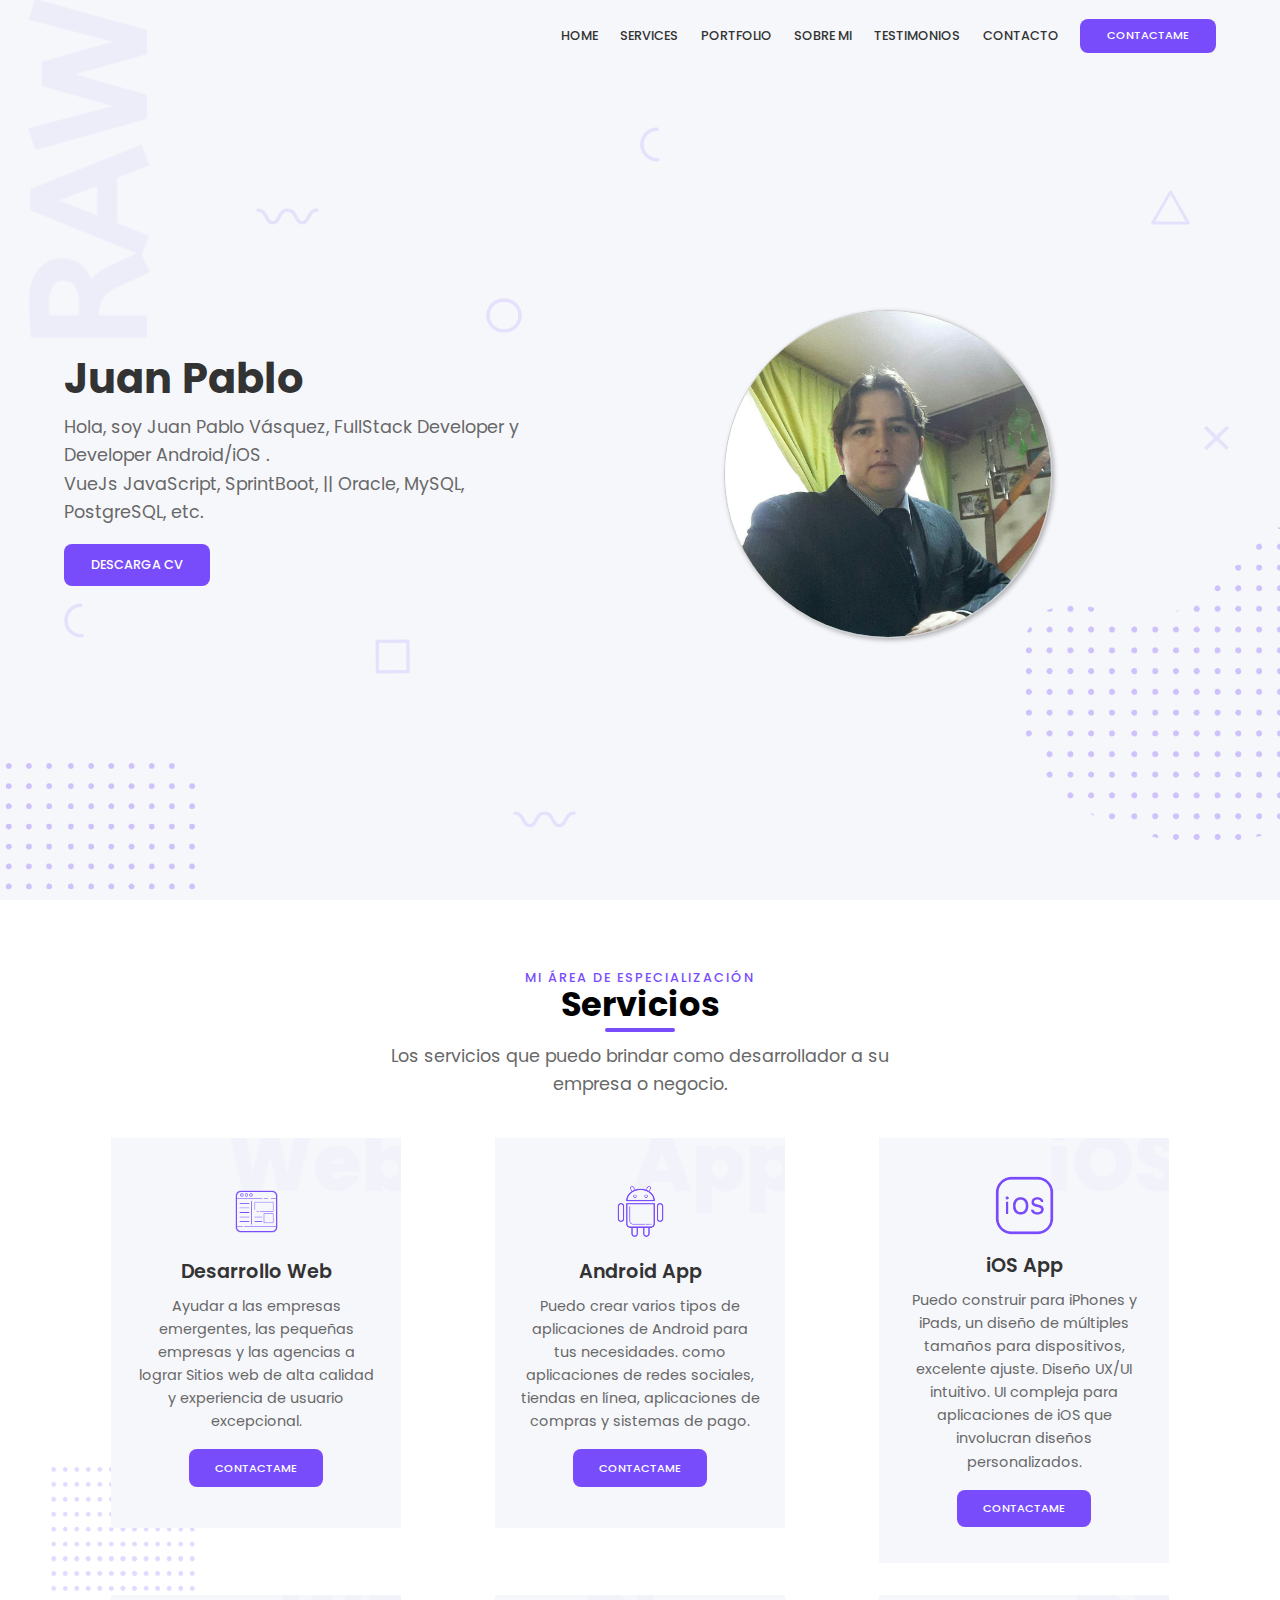
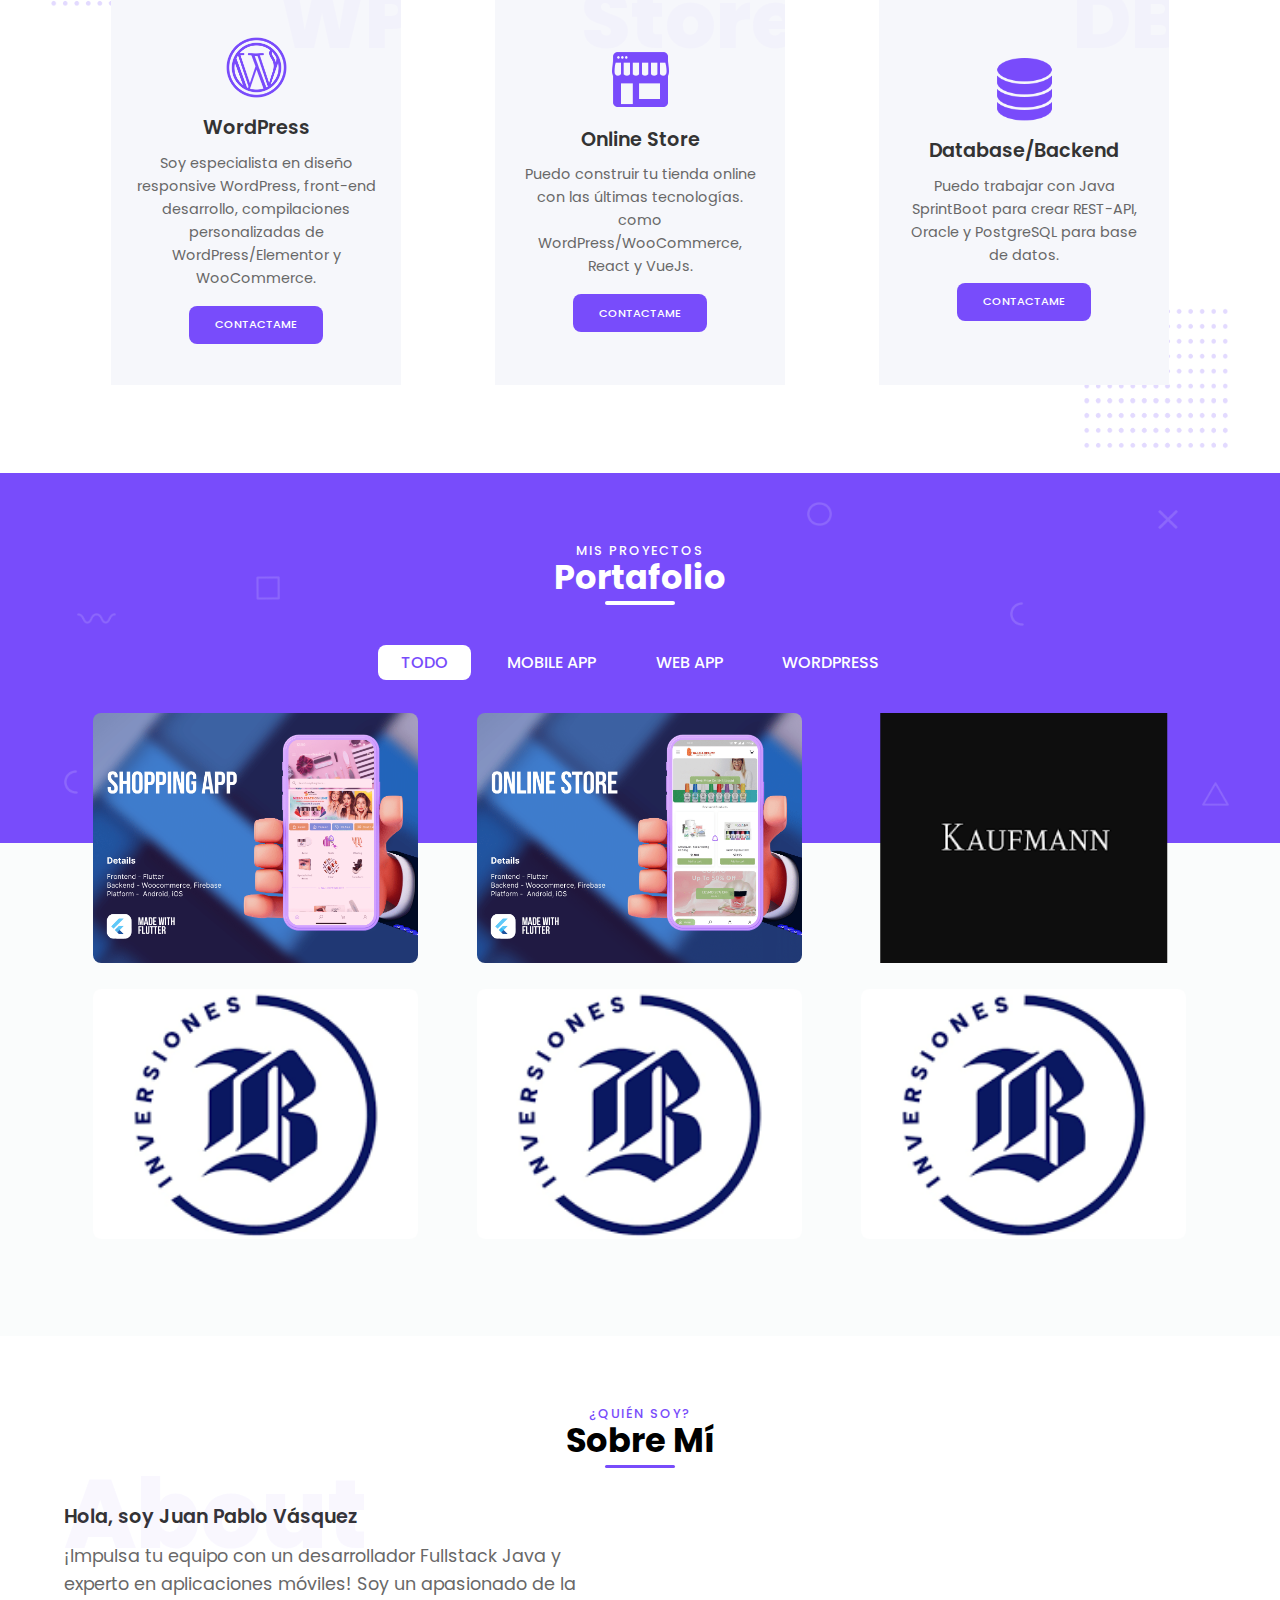
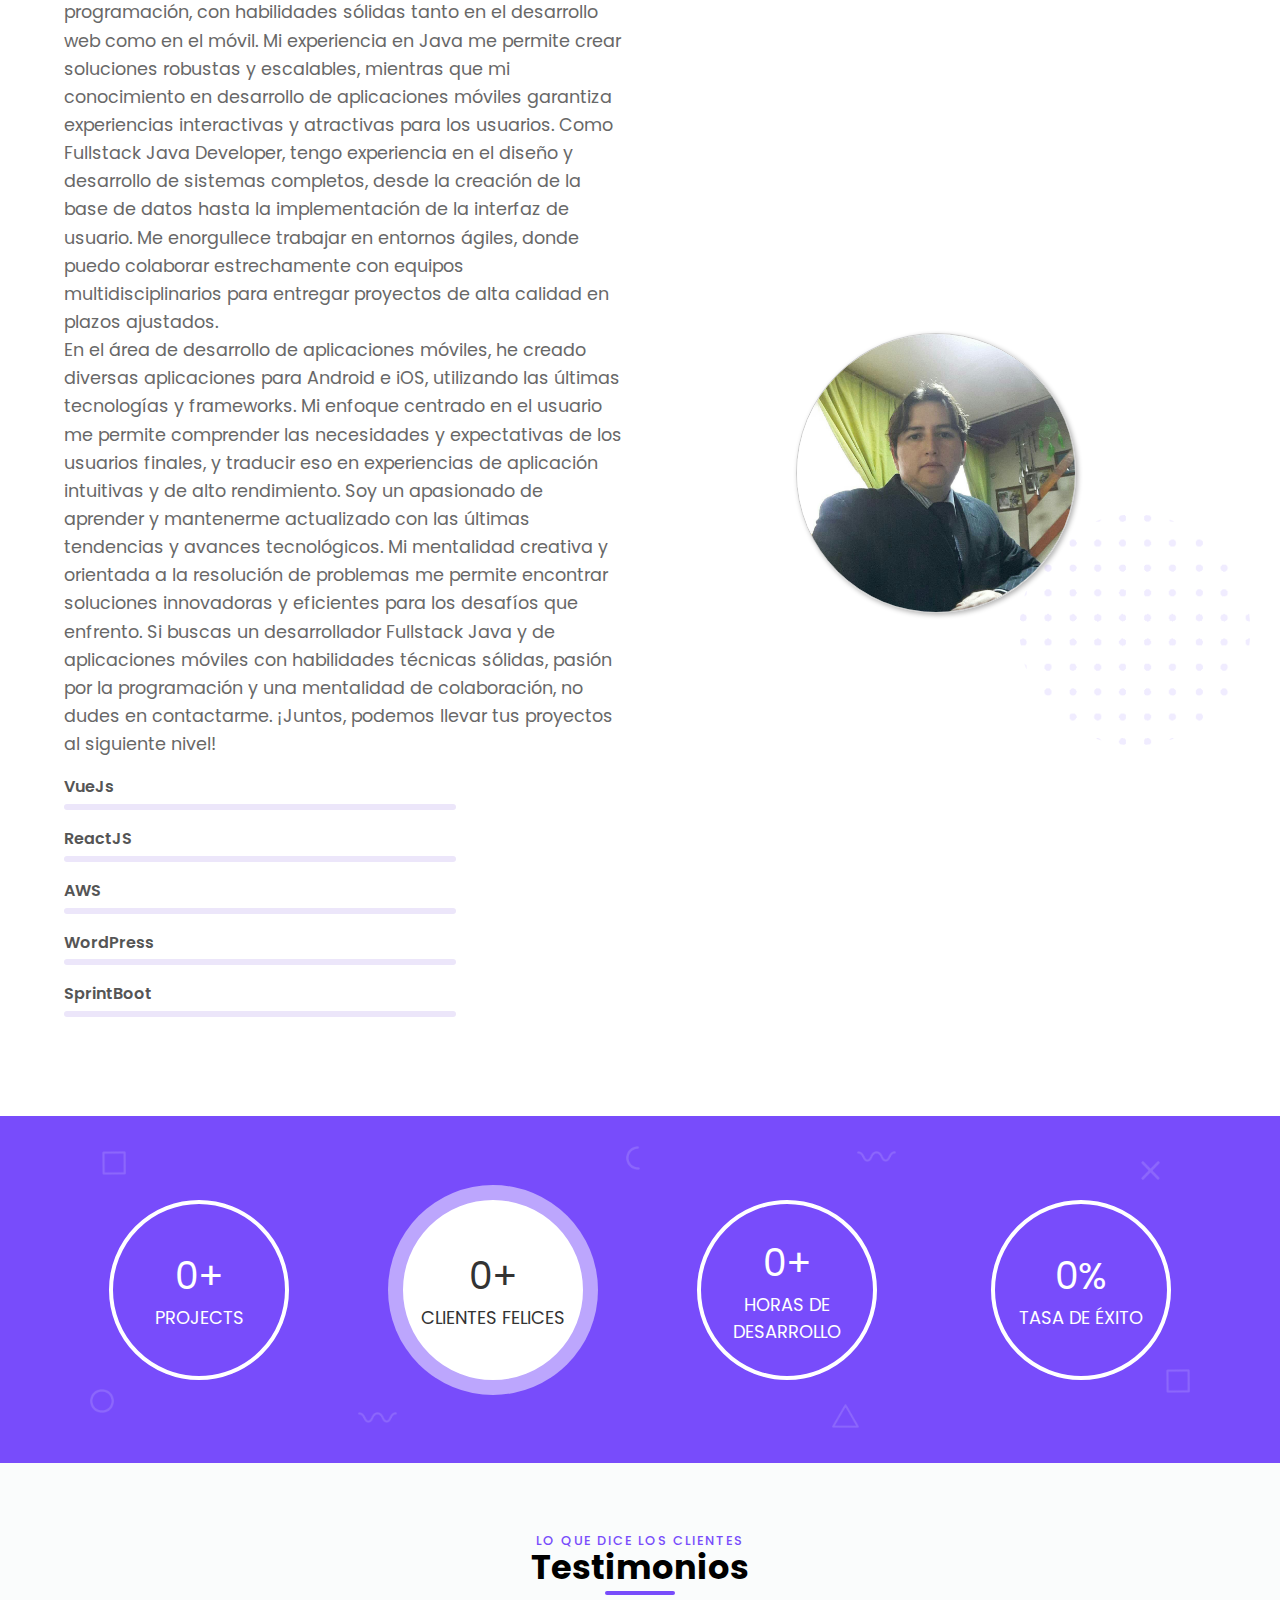
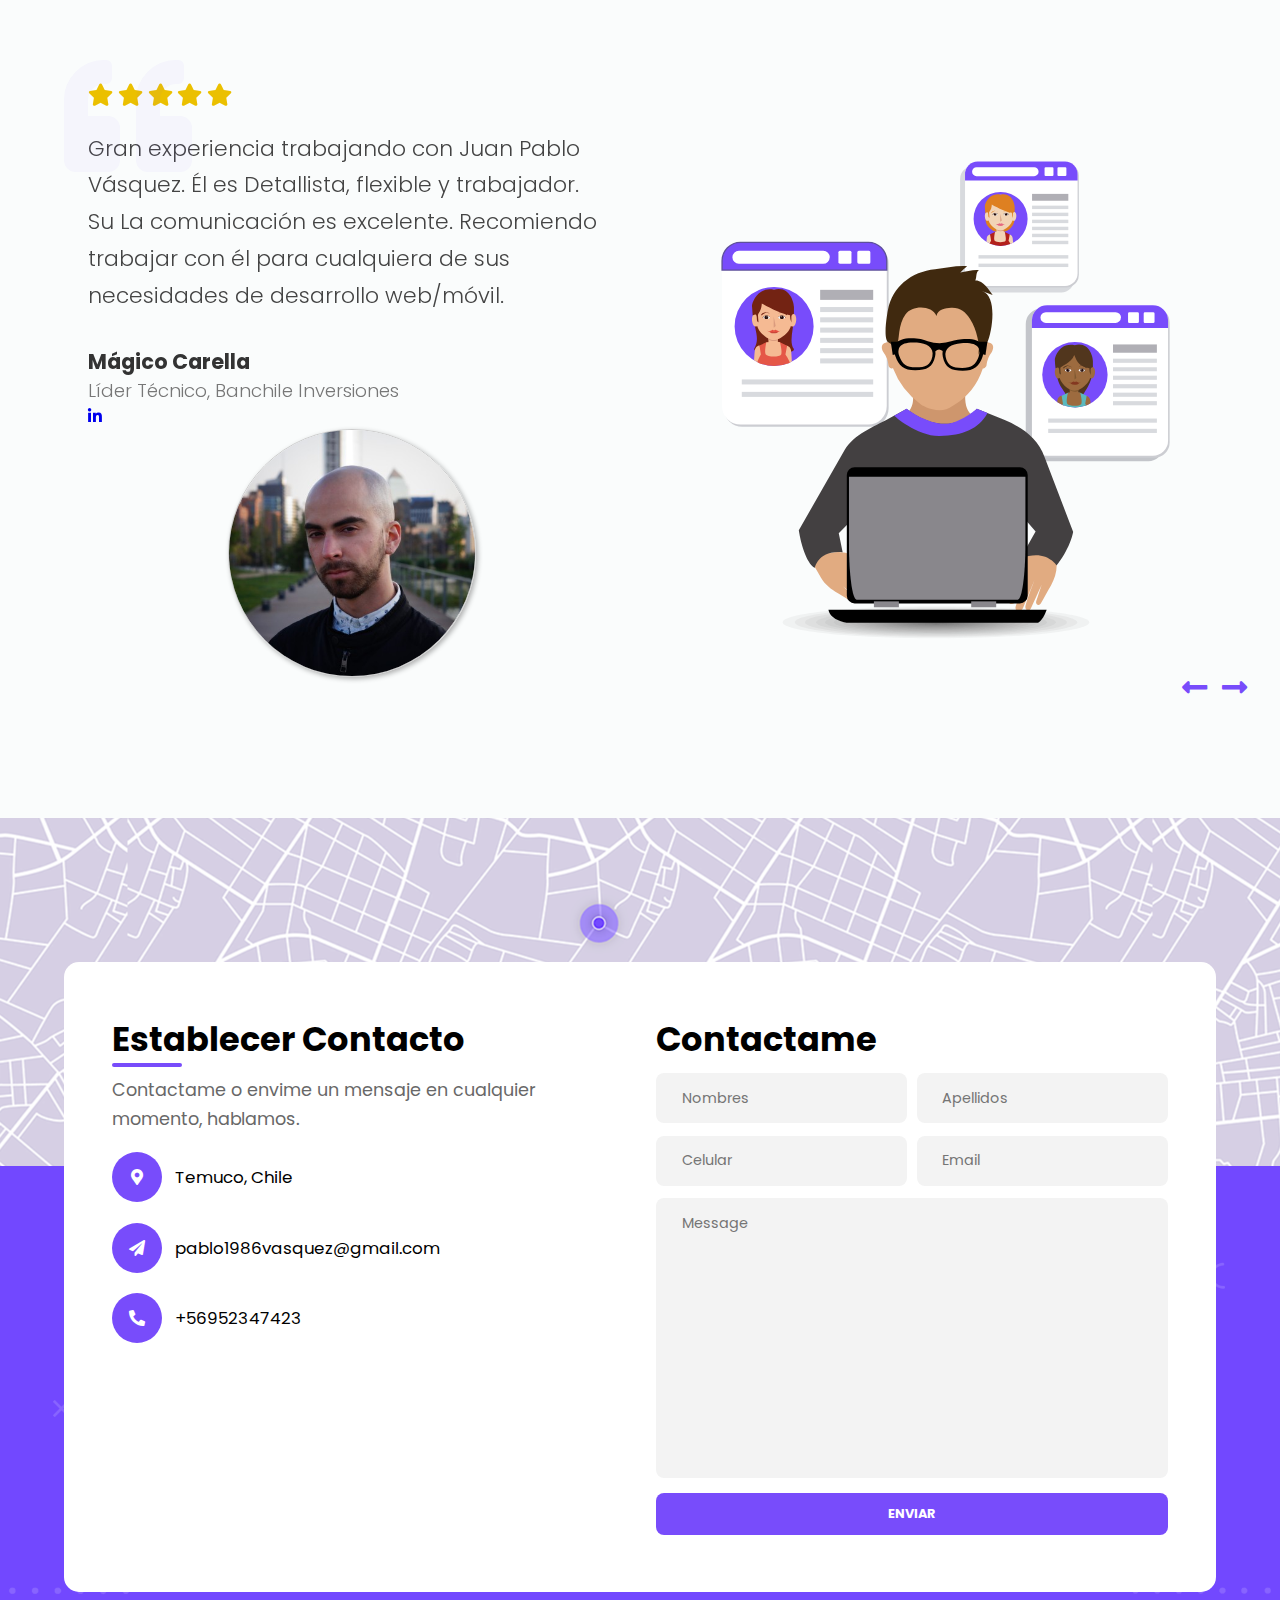
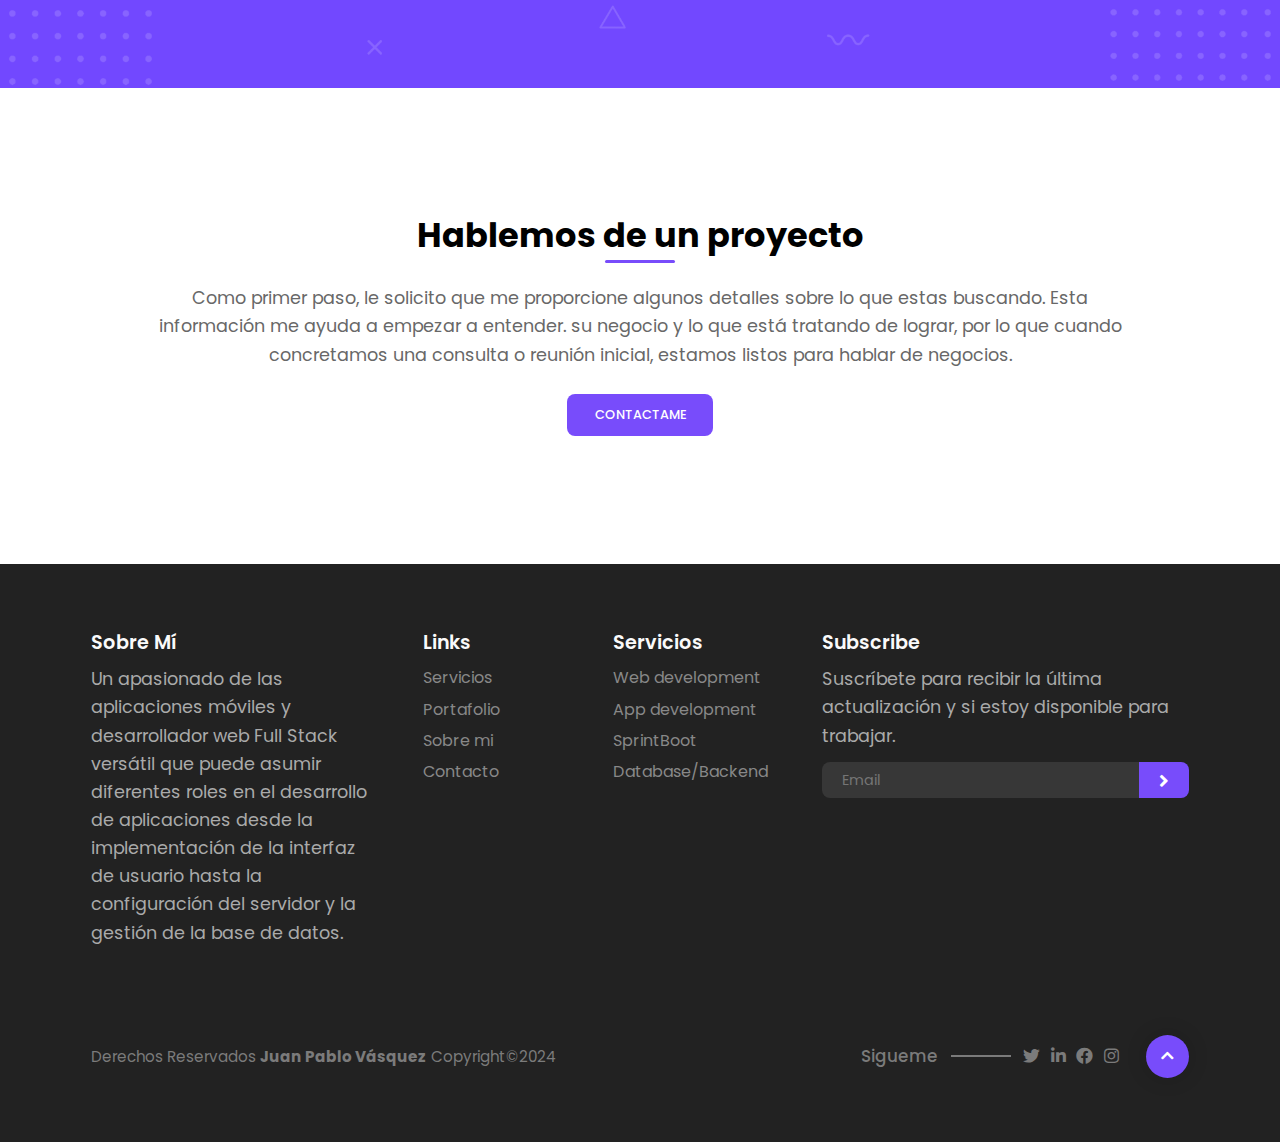
<file: index.html>
<!DOCTYPE html>
<html lang="en">

<head>
  <meta charset="UTF-8" />
  <meta name="viewport" content="width=device-width, initial-scale=1.0" />
  <title>Hola, Soy Juan Pablo Vásquez</title>
  <link rel="icon" type="image/x-icon" href="/img/fevicon.png?" />

  <link rel="stylesheet" href="https://unpkg.com/swiper/swiper-bundle.min.css" />
  <link rel="stylesheet" href="https://cdnjs.cloudflare.com/ajax/libs/font-awesome/5.15.1/css/all.min.css" />
  <link rel="stylesheet" href="./css/style.css" />
</head>

<body>
  <main>
    <header id="header">
      <div class="overlay overlay-lg">
        <img src="./img/shapes/square.png" class="shape square" alt="square shape rawquesh" />
        <img src="./img/shapes/circle.png" class="shape circle" alt="circle shape rawquesh" />
        <img src="./img/shapes/half-circle.png" class="shape half-circle1" alt="half circle shape rawquesh" />
        <img src="./img/shapes/half-circle.png" class="shape half-circle2" alt="half circle shape rawquesh" />
        <img src="./img/shapes/x.png" class="shape xshape" alt="shapes rawquesh" />
        <img src="./img/shapes/wave.png" class="shape wave wave1" alt="wave shape rawquesh" />
        <img src="./img/shapes/wave.png" class="shape wave wave2" alt="wave shape rawquesh" />
        <img src="./img/shapes/triangle.png" class="shape triangle" alt="triangle shape rawquesh" />
        <img src="./img/shapes/letters.png" class="letters" alt="letters rawquesh" />
        <img src="./img/shapes/points1.png" class="points points1" alt="points rawquesh" />
      </div>

      <nav>
        <div class="container">
          <div class="logo">
          <!--<img src="./img/img/" alt="Logo" />-->  
          </div>

          <div class="links">
            <ul>
              <li>
                <a href="#header">Home</a>
              </li>
              <li>
                <a href="#services">Services</a>
              </li>
              <li>
                <a href="#portfolio">Portfolio</a>
              </li>
              <li>
                <a href="#about">Sobre mi</a>
              </li>

              <li>
                <a href="#testimonials">Testimonios</a>
              </li>
              <li>
                <a href="#contact">Contacto</a>
              </li>
              <li>
                <a href="mailto:pablo1986vasquez@gmail.com" class="active">Contactame</a>
              </li>
            </ul>
          </div>

          <div class="hamburger-menu">
            <div class="bar"></div>
          </div>
        </div>
      </nav>

      <!-- Main section  -->

      <div class="header-content">
        <div class="container grid-2">
          <div class="column-1">
            <h1 class="header-title">Juan Pablo</h1>
            <div class="text">
              <p class="lead">Hola, soy Juan Pablo Vásquez, FullStack Developer y Developer Android/iOS .</p>
              <div class="small-asc">
                VueJs JavaScript, SprintBoot,
                || Oracle, MySQL, PostgreSQL, etc.
              </div>
            </div>
            <a href="./img/Curriculum_Juan_Pablo_Vásquez.pdf" target="_blank" class="btn">Descarga CV</a>
          </div>

          <div class="column-2 image">
            <img src="./img/shapes/points2.png" class="points points2" alt="points rawquesh" />
            <img src="./img/yo.jpeg" class="img-element z-index" id="imagen" lt="main logo rawquesh" />
          </div>
        </div>
      </div>
    </header>

    <!-- Services section  -->

    <section class="services section" id="services">
      <div class="container">
        <div class="section-header">
          <h3 class="title" data-title="Mi área de especialización">Servicios</h3>
          <p class="text">
            Los servicios que puedo brindar como desarrollador a su empresa o
            negocio.
          </p>
        </div>

        <div class="cards">
          <div class="card-wrap">
            <img src="./img/shapes/points3.png" class="points points1 points-sq" alt="points square rawquesh" />
            <div class="card" data-card="Web">
              <div class="card-content z-index">
                <img src="./img/services/web.png" class="icon" alt="web development showcase rawquesh" />
                <h3 class="title-sm">Desarrollo Web</h3>
                <p class="text">
                  Ayudar a las empresas emergentes, las pequeñas empresas y las agencias a lograr
                  Sitios web de alta calidad y experiencia de usuario excepcional.
                </p>
                <a href="mailto:pablo1986vasquez@gmail.com" class="btn small">Contactame</a>
              </div>
            </div>
          </div>

          <div class="card-wrap">
            <div class="card" data-card="App">
              <div class="card-content z-index">
                <img src="./img/services/android.png" class="icon" alt="android development showcase rawquesh" />
                <h3 class="title-sm">Android App</h3>
                <p class="text">
                  Puedo crear varios tipos de aplicaciones de Android para tus necesidades.
                  como aplicaciones de redes sociales, tiendas en línea, aplicaciones de compras y
                  sistemas de pago.
                </p>
                <a href="mailto:pablo1986vasquez@gmail.com" class="btn small">Contactame</a>
              </div>
            </div>
          </div>
          <div class="card-wrap">
            <div class="card" data-card="iOS">
              <div class="card-content z-index">
                <img src="./img/services/ios.png" class="icon" alt="ios development showcase rawquesh" />
                <h3 class="title-sm">iOS App</h3>
                <p class="text">
                  Puedo construir para iPhones y iPads, un diseño de múltiples tamaños para dispositivos, excelente
                  ajuste. Diseño UX/UI intuitivo. UI compleja para aplicaciones de iOS que involucran diseños
                  personalizados.
                </p>
                <a href="mailto:pablo1986vasquez@gmail.com" class="btn small">Contactame</a>
              </div>
            </div>
          </div>
          <div class="card-wrap">
            <div class="card" data-card="WP">
              <div class="card-content z-index">
                <img src="./img/services/wordpress.png" class="icon" alt="wordpress showcase rawquesh" />
                <h3 class="title-sm">WordPress</h3>
                <p class="text">
                  Soy especialista en diseño responsive WordPress, front-end
                  desarrollo, compilaciones personalizadas de WordPress/Elementor y
                  WooCommerce.
                </p>
                <a href="mailto:pablo1986vasquez@gmail.com" class="btn small">Contactame</a>
              </div>
            </div>
          </div>
          <div class="card-wrap">
            <div class="card" data-card="Store">
              <div class="card-content z-index">
                <img src="./img/services/online-store100.png" class="icon" alt="online store showcase rawquesh" />
                <h3 class="title-sm">Online Store</h3>
                <p class="text">
                  Puedo construir tu tienda online con las últimas tecnologías.
                  como WordPress/WooCommerce, React y VueJs.
                </p>
                <a href="mailto:pablo1986vasquez@gmail.com" class="btn small">Contactame</a>
              </div>
            </div>
          </div>

          <div class="card-wrap">
            <img src="./img/shapes/points3.png" class="points points2 points-sq" alt="" />
            <div class="card" data-card="DB">
              <div class="card-content z-index">
                <img src="./img/services/database.png" class="icon" alt="database Backend showcase rawquesh" />
                <h3 class="title-sm">Database/Backend</h3>
                <p class="text">
                  Puedo trabajar con Java SprintBoot para crear REST-API,
                  Oracle y PostgreSQL para base de datos.
                </p>
                <a href="mailto:pablo1986vasquez@gmail.com" class="btn small">Contactame</a>
              </div>
            </div>
          </div>
        </div>
      </div>
    </section>

    <!-- Portfolio section -->

    <section class="portfolio section" id="portfolio">
      <div class="background-bg">
        <div class="overlay overlay-sm">
          <img src="./img/shapes/half-circle.png" class="shape half-circle1" alt="" />
          <img src="./img/shapes/half-circle.png" class="shape half-circle2" alt="" />
          <img src="./img/shapes/square.png" class="shape square" alt="" />
          <img src="./img/shapes/wave.png" class="shape wave" alt="" />
          <img src="./img/shapes/circle.png" class="shape circle" alt="" />
          <img src="./img/shapes/triangle.png" class="shape triangle" alt="" />
          <img src="./img/shapes/x.png" class="shape xshape" alt="" />
        </div>
      </div>

      <div class="container">
        <div class="section-header">
          <h3 class="title" data-title="Mis Proyectos">Portafolio</h3>
        </div>

        <div class="section-body">
          <div class="filter">
            <button class="filter-btn active" data-filter="*">Todo</button>
            <button class="filter-btn" data-filter=".appdev">
              Mobile App
            </button>
            <button class="filter-btn" data-filter=".webdev">Web App</button>
            <button class="filter-btn" data-filter=".wordpress">
              WordPress
            </button>
            <!-- <button class="filter-btn" data-filter=".wordpress">
                NodeJS
              </button> -->
          </div>

          <div class="grid">
            <a target="_blank" href="https://apps.apple.com/au/app/luminous-beauty-supply/id1556612136">
              <div class="grid-item appdev">
                <div class="gallery-image">
                  <img src="./img/portfolio/shopping-app.png" alt="Shopping App" />
                  <div class="img-overlay">
                    <div class="plus"></div>
                    <div class="img-description">
                      <h3>Shopping App</h3>
                      <h5>View Demo</h5>
                    </div>
                  </div>
                </div>
              </div>
            </a>

            <a target="_blank" href="about:black">
              <div class="grid-item appdev">
                <div class="gallery-image">
                  <img src="./img/portfolio/online-store.png" alt="Online Store" />
                  <div class="img-overlay">
                    <div class="plus"></div>
                    <div class="img-description">
                      <h3>Online Store</h3>
                      <h5>View Demo</h5>
                    </div>
                  </div>
                </div>
              </div>
            </a>
            <a target="_blank" href="https://www.covemin.cl/quienes-somos#quienes-somos">
              <div class="grid-item wordpress">
                <div class="gallery-image">
                  <img src="./img/portfolio/kaufman.png" alt="kaufman" />
                  <div class="img-overlay">
                    <div class="plus"></div>
                    <div class="img-description">
                      <h3>kaufman</h3>
                      <p class="card-text">
                        Kaufmann desarrollo de sitio web automotriz para sus marcas representadas como Mercedes-Benz, Freightliner y Fuso.
                      </p>
                      <h5>View Demo</h5>+
                    </div>
                  </div>
                </div>
              </div>
            </a>
            <a target="_blank" href="https://ww2.banchileinversiones.cl">
              <div class="grid-item webdev">
                <div class="gallery-image">
                  <img id="image" src="./img/portfolio/banchileInversiones.png" alt="Appointment Booking App" />
                  <div class="img-overlay">
                    <div class="plus"></div>
                    <div class="img-description">
                      <h3>Fondos Mutuos</h3>
                      <p class="card-text">Servicio que administra las operaciones sobre <b>Fondos Mutuos</b> para
                        el ingreso de operaciones.</p>
                      <h5>View Demo</h5>
                    </div>
                  </div>
                </div>
              </div>
            </a>
            <a target="_blank" href="https://ww2.banchileinversiones.cl">
              <div class="grid-item webdev">
                <div class="gallery-image">
                  <img src="./img/portfolio/banchileInversiones.png" alt="Moneda Extranjera" />
                  <div class="img-overlay">
                    <div class="plus"></div>
                    <div class="img-description">
                      <h3>Moneda Extranjera</h3>
                      <p class="card-text">Servicio que administra las operaciones sobre <b>Moneda Extranjera</b>
                        para el ingreso de operaciones.</p>
                      <h5>View Demo</h5>
                    </div>
                  </div>
                </div>
              </div>
            </a>
            <a target="_blank" href="https://ww2.banchileinversiones.cl">
              <div class="grid-item webdev">
                <div class="gallery-image">
                  <img src="./img/portfolio/banchileInversiones.png" alt="Moneda Extranjera" />
                  <div class="img-overlay">
                    <div class="plus"></div>
                    <div class="img-description">
                      <h3>Acciones</h3>
                      <p class="card-text">Servicio que administra las operaciones sobre <b>Acciones</b> para el
                        ingreso de operaciones.</p>
                      <h5>View Demo</h5>
                    </div>
                  </div>
                </div>
              </div>
            </a>
        <!--
            <a href="https://play.google.com/store/apps/details?id=com.memebaaz.MemeBaaz" target="_blank">
              <div class="grid-item ui appdev">
                <div class="gallery-image">
                  <img src="./img/portfolio/media-sharing.png" alt="Media Sharing app" />
                  <div class="img-overlay">
                    <div class="plus"></div>
                    <div class="img-description">
                      <h3>Media Sharing app</h3>
                      <h5>View Demo</h5>
                    </div>
                  </div>
                </div>
              </div>
            </a>-->
          </div>
        </div>
      </div>
    </section>

    <!-- About section -->

    <section class="about section" id="about">
      <div class="container">
        <div class="section-header">
          <h3 class="title" data-title="¿Quién Soy?">Sobre Mí</h3>
        </div>

        <div class="section-body grid-2">
          <div class="column-1">
            <h3 class="title-sm">Hola, soy Juan Pablo Vásquez</h3>
            <p class="text">
              ¡Impulsa tu equipo con un desarrollador Fullstack Java y experto en aplicaciones móviles! Soy un apasionado de la programación, con habilidades sólidas tanto en el desarrollo web como en el móvil. Mi experiencia en Java me permite crear soluciones robustas y escalables, mientras que mi conocimiento en desarrollo de aplicaciones móviles garantiza experiencias interactivas y atractivas para los usuarios.
              Como Fullstack Java Developer, tengo experiencia en el diseño y desarrollo de sistemas completos, desde la creación de la base de datos hasta la implementación de la interfaz de usuario. Me enorgullece trabajar en entornos ágiles, donde puedo colaborar estrechamente con equipos multidisciplinarios para entregar proyectos de alta calidad en plazos ajustados.<br>
              En el área de desarrollo de aplicaciones móviles, he creado diversas aplicaciones para Android e iOS, utilizando las últimas tecnologías y frameworks. Mi enfoque centrado en el usuario me permite comprender las necesidades y expectativas de los usuarios finales, y traducir eso en experiencias de aplicación intuitivas y de alto rendimiento.
              Soy un apasionado de aprender y mantenerme actualizado con las últimas tendencias y avances tecnológicos. Mi mentalidad creativa y orientada a la resolución de problemas me permite encontrar soluciones innovadoras y eficientes para los desafíos que enfrento.
              Si buscas un desarrollador Fullstack Java y de aplicaciones móviles con habilidades técnicas sólidas, pasión por la programación y una mentalidad de colaboración, no dudes en contactarme. ¡Juntos, podemos llevar tus proyectos al siguiente nivel!
              
              
            </p>
            <div class="skills">
              <div class="skill Flutter">
                <h3 class="skill-title">VueJs</h3>
                <div class="skill-bar">
                  <div class="skill-progress" data-progress="98%"></div>
                </div>
              </div>
              <div class="skill ReactJS">
                <h3 class="skill-title">ReactJS</h3>
                <div class="skill-bar">
                  <div class="skill-progress" data-progress="89%"></div>
                </div>
              </div>
              <div class="skill NodeJS">
                <h3 class="skill-title">AWS</h3>
                <div class="skill-bar">
                  <div class="skill-progress" data-progress="70%"></div>
                </div>
              </div>
              <div class="skill WordPress">
                <h3 class="skill-title">WordPress</h3>
                <div class="skill-bar">
                  <div class="skill-progress" data-progress="93%"></div>
                </div>
              </div>
              <div class="skill Firebase">
                <h3 class="skill-title">SprintBoot</h3>
                <div class="skill-bar">
                  <div class="skill-progress" data-progress="95%"></div>
                </div>
              </div>
            </div>
          </div>

          <div class="column-2 image">
            <img src="./img/shapes/points4.png" class="points" alt="" />
            <img src="./img/yo.jpeg" id="imagen" class="z-index" alt="" />
          </div>
        </div>
      </div>
    </section>

    <!-- Records -->

    <section class="records">
      <div class="overlay overlay-sm">
        <img src="./img/shapes/square.png" alt="" class="shape square1" />
        <img src="./img/shapes/square.png" alt="" class="shape square2" />
        <img src="./img/shapes/circle.png" alt="" class="shape circle" />
        <img src="./img/shapes/half-circle.png" alt="" class="shape half-circle" />
        <img src="./img/shapes/wave.png" alt="" class="shape wave wave1" />
        <img src="./img/shapes/wave.png" alt="" class="shape wave wave2" />
        <img src="./img/shapes/x.png" alt="" class="shape xshape" />
        <img src="./img/shapes/triangle.png" alt="" class="shape triangle" />
      </div>

      <div class="container">
        <div class="wrap">
          <div class="record-circle">
            <h2 class="number add-plus" data-num="20">0</h2>
            <h4 class="sub-title">Projects</h4>
          </div>
        </div>

        <div class="wrap">
          <div class="record-circle active">
            <h2 class="number add-plus" data-num="15">0</h2>
            <h4 class="sub-title">Clientes Felices</h4>
          </div>
        </div>

        <div class="wrap">
          <div class="record-circle">
            <h2 class="number add-plus" data-num="6550">0</h2>
            <h4 class="sub-title">Horas de desarrollo</h4>
          </div>
        </div>

        <div class="wrap">
          <div class="record-circle">
            <h2 class="number add-perc" data-num="98">0</h2>
            <h4 class="sub-title">Tasa de éxito</h4>
          </div>
        </div>
      </div>
    </section>

    <!-- Testimonials -->

    <section class="testimonials section" id="testimonials">
      <div class="container">
        <div class="section-header">
          <h3 class="title" data-title="Lo que dice los Clientes">Testimonios</h3>
        </div>

        <div class="testi-content grid-2">
          <div class="column-1 reviews">
            <div class="swiper-container">
              <div class="swiper-wrapper">
                <div class="swiper-slide review">
                  <i class="fas fa-quote-left quote"></i>
                  <div class="rate">
                    <i class="fas fa-star"></i>
                    <i class="fas fa-star"></i>
                    <i class="fas fa-star"></i>
                    <i class="fas fa-star"></i>
                    <i class="fas fa-star"></i>
                  </div>

                  <p class="review-text">
                    Gran experiencia trabajando con Juan Pablo Vásquez. Él es
                    Detallista, flexible y trabajador. Su
                    La comunicación es excelente. Recomiendo trabajar
                    con él para cualquiera de sus necesidades de desarrollo web/móvil.
                  </p>

                  <div class="review-info">
                    <h3 class="review-name">Mágico Carella</h3>
                    <h5 class="review-job">Líder Técnico, Banchile Inversiones</h5>
                    <a href="https://www.linkedin.com/in/mcarellaz/" target="_blank">
                      <i class="fab fa-linkedin-in"></i>
                    </a>
                  </div>

                  <div class="column-2 image">
                    <img src="./img/magico.jfif" class="img-element z-index" id="imagen" lt="main logo rawquesh" />
                  </div>
                </div>

                <div class="swiper-slide review">
                  <i class="fas fa-quote-left quote"></i>
                  <div class="rate">
                    <i class="fas fa-star"></i>
                    <i class="fas fa-star"></i>
                    <i class="fas fa-star"></i>
                    <i class="fas fa-star"></i>
                    <i class="fas fa-star"></i>
                  </div>

                  <p class="review-text">
                    Juan Pablo Vásquez y su equipo hicieron un trabajo excelente. Yo sinceramente
                    Apreciamos la capacidad de respuesta y el talento de diseño que tienen.
                    aplicado a este proyecto. Trabajaré con ellos nuevamente y
                    Recomiendo ampliamente sus servicios.
                  </p>

                  <div class="review-info">
                    <h3 class="review-name">Juan Sobarzo</h3>
                    <h5 class="review-job">Líder Técnico Everis Center</h5>
                    <a href="https://www.linkedin.com/in/juan-sobarzo-colimil-77173918b/" target="_blank">
                      <i class="fab fa-linkedin-in"></i>
                    </a>
                  </div>
                  <div class="column-2 image">
                    <img src="./img/juan.jfif" class="img-element z-index" id="imagen" lt="main logo rawquesh" />
                  </div>
                </div>

                <div class="swiper-slide review">
                  <i class="fas fa-quote-left quote"></i>
                  <div class="rate">
                    <i class="fas fa-star"></i>
                    <i class="fas fa-star"></i>
                    <i class="fas fa-star"></i>
                    <i class="fas fa-star"></i>
                    <i class="fas fa-star"></i>
                  </div>

                  <p class="review-text">
                    Juan Pablo Vásquez hizo un muy buen trabajo al realizar los cambios para el
                    aplicación de factura y esperamos con ansias la próxima actualización
                    en la aplicación también. muchas gracias de nuevo.
                  </p>

                  <div class="review-info">
                    <h3 class="review-name">Zarina Fuentes Covarrubias</h3>
                    <h5 class="review-job">Scrum Master Instituto De Seguridad Laboral</h5>
                    <a href="https://www.linkedin.com/in/zarina-fuentes-covarrubias/" target="_blank">
                      <i class="fab fa-linkedin-in"></i>
                    </a>
                  </div>
                  <div class="column-2 image">
                    <img src="./img/zarina_fuentes.jfif" class="img-element z-index" id="imagen" lt="main logo rawquesh" />
                  </div>
                </div>

                <div class="swiper-slide review">
                  <i class="fas fa-quote-left quote"></i>
                  <div class="rate">
                    <i class="fas fa-star"></i>
                    <i class="fas fa-star"></i>
                    <i class="fas fa-star"></i>
                    <i class="fas fa-star"></i>
                    <i class="fas fa-star"></i>
                  </div>

                  <p class="review-text">
                    Excelente comunicación, muy fácil trabajar con el, se aseguró de que todos
                    los errores habían sido solucionados. Definitivamente contrateré a Juan Pablo Vásquez
                    de nuevo
                  </p>

                  <div class="review-info">
                    <h3 class="review-name">GIANINNA REYES</h3>
                    <h5 class="review-job">Lider Técnico Instituto De Seguridad Laboral </h5>
                    <a href="https://www.linkedin.com/in/gianinnareyes/" target="_blank">
                      <i class="fab fa-linkedin-in"></i>
                    </a>
                  </div>
                  <div class="column-2 image">
                    <img src="./img/gianinna.jfif" class="img-element z-index" id="imagen" lt="main logo rawquesh" />
                  </div>
                </div>
              </div>

              <div class="review-nav swiper-button-prev">
                <i class="fas fa-long-arrow-alt-left"></i>
              </div>

              <div class="review-nav swiper-button-next ">
                <i class="fas fa-long-arrow-alt-right"></i>
              </div>

            </div>
          </div>

          <div class="column-2 image">
            <img src="./img/testi.svg" alt="" class="img-element" />
          </div>
        </div>
      </div>
    </section>

    <!-- Contact -->

    <section class="contact" id="contact">
      <div class="container">
        <div class="contact-box">
          <div class="contact-info">
            <h3 class="title">Establecer Contacto</h3>
            <p class="text">
              Contactame o envime un mensaje en cualquier momento, hablamos.
            </p>
            <div class="information-wrap">
              <div class="information">
                <div class="contact-icon">
                  <i class="fas fa-map-marker-alt"></i>
                </div>
                <p class="info-text">Temuco, Chile</p>
              </div>

              <div class="information">
                <div class="contact-icon">
                  <i class="fas fa-paper-plane"></i>
                </div>
                <p class="info-text">pablo1986vasquez@gmail.com</p>
              </div>

              <div class="information">
                <div class="contact-icon">
                  <i class="fas fa-phone-alt"></i>
                </div>
                <p class="info-text">+56952347423</p>
              </div>
            </div>
          </div>

          <div class="contact-form">
            <form form action="https://formsubmit.co/fbe30d8ad08199aa18d939301659dec5 " method="POST">
              <h3 class="title">Contactame</h3>
              <div class="row">
                <input type="hidden" name="_template" value="table" />
                <input type="hidden" name="_subject" value="Contact" />

                <input class="contact-input" placeholder="Nombres" type="text" name="fname" required />
                <input type="text" class="contact-input" placeholder="Apellidos" name="lname" required />
              </div>

              <div class="row">
                <input type="text" class="contact-input" placeholder="Celular" name="phone" required />
                <input type="email" class="contact-input" placeholder="Email" name="email" required />
              </div>

              <div class="row">
                <textarea class="contact-input textarea" placeholder="Message" name="message" required></textarea>
              </div>
              <button type="submit" class="btn"><b>Enviar</b></button>
            </form>
          </div>
        </div>
      </div>
    </section>

    <!-- Contactame -->

    <section class="hireme" id="hireme">
      <div class="container">
        <h3 class="title">Hablemos de un proyecto</h3>
        <p class="text">
          Como primer paso, le solicito que me proporcione algunos detalles sobre lo que
          estas buscando. Esta información me ayuda a empezar a entender.
          su negocio y lo que está tratando de lograr, por lo que cuando concretamos
          una consulta o reunión inicial, estamos listos para hablar de negocios.
        </p>
        <a href="mailto:pablo1986vasquez@gmail.com" class="btn">Contactame</a>
      </div>
    </section>
  </main>

  <footer class="footer">
    <div class="container">
      <div class="grid-4">
        <div class="grid-4-col footer-about">
          <h3 class="title-sm">Sobre Mí</h3>
          <p class="text">
            Un apasionado de las aplicaciones móviles y desarrollador web Full Stack versátil que puede asumir
            diferentes roles en el desarrollo de aplicaciones desde la implementación de la interfaz de usuario
            hasta la configuración del servidor y la gestión de la base de datos.
          </p>
        </div>

        <div class="grid-4-col footer-links">
          <h3 class="title-sm">Links</h3>
          <ul>
            <li>
              <a href="#services">Servicios</a>
            </li>
            <li>
              <a href="#portfolio">Portafolio</a>
            </li>
            <li>
              <a href="#about">Sobre mi</a>
            </li>

            <li>
              <a href="#contact">Contacto</a>
            </li>
          </ul>
        </div>

        <div class="grid-4-col footer-links">
          <h3 class="title-sm">Servicios</h3>
          <ul>
            <li>
              <a>Web development</a>
            </li>
            <li>
              <a>App development </a>
            </li>
            <li>
              <a>SprintBoot</a>
            </li>
            <li>
              <a>Database/Backend</a>
            </li>
          </ul>
        </div>

        <div class="grid-4-col footer-newstletter">
          <h3 class="title-sm">Subscribe</h3>
          <p class="text">
            Suscríbete para recibir la última actualización y si estoy disponible para
            trabajar.
          </p>
          <form action="https://formsubmit.co/fbe30d8ad08199aa18d939301659dec5 " method="POST">
            <div class="footer-input-wrap">
              <input type="hidden" name="_template" value="table" />
              <input type="hidden" name="_subject" value="Subscribe" />
              <input required name="email" type="email" class="footer-input" placeholder="Email" />
              <button type="submit" class="input-arrow">
                <i class="fas fa-angle-right"></i>
              </button>
            </div>
          </form>
        </div>
      </div>

      <div class="bottom-footer">
        <div class="copyright">
          <p class="text">
            Derechos Reservados <b>Juan Pablo Vásquez</b> Copyright&copy;2024</p>
        </div>

        <div class="followme-wrap">
          <div class="followme">
            <h3>Sigueme</h3>
            <span class="footer-line"></span>
            <div class="social-media">
              <a href="https://twitter.com/" target="_blank">
                <i class="fab fa-twitter"></i>
              </a>
              <a href="https://www.linkedin.com/in/juan-pablo-vasquez-vasquez-8a9693206/" target="_blank">
                <i class="fab fa-linkedin-in"></i>
              </a>
              <a href="https://www.linkedin.com/in/juan-pablo-vasquez-vasquez-8a9693206/" target="_blank">
                <i class="fab fa-facebook"></i>
              </a>
              <a href="https://www.linkedin.com/in/juan-pablo-vasquez-vasquez-8a9693206/" target="_blank">
                <i class="fab fa-instagram"></i>
              </a>
            </div>
          </div>

          <div class="back-btn-wrap">
            <a href="#" class="back-btn">
              <i class="fas fa-chevron-up"></i>
            </a>
          </div>
        </div>
      </div>
    </div>
  </footer>

  <script src="https://cdnjs.cloudflare.com/ajax/libs/jquery/3.5.1/jquery.min.js"></script>
  <script src="./js/isotope.pkgd.min.js"></script>
  <script src="https://unpkg.com/swiper/swiper-bundle.min.js"></script>
  <script src="./js/app.js"></script>
</body>

</html>
</file>
<file: css/style.css>
@import url("https://fonts.googleapis.com/css2?family=Poppins:wght@100;200;300;400;500;600;700;800;900&display=swap");

:root {
  --dark-one: #333;
  --dark-two: #686868;
  --main-color: #784cfb;
  --light-one: #fff;
  --light-two: #fafcfc;
  --light-three: #f6f7fb;
}

/*Estilos para la imagen**/
#imagen {
  width: 50%; /* Ancho de la imagen */
  height: 100%; /* Alto de la imagen */
  border: 1px solid #ccc; /* Borde de la imagen */
  border-radius: 50%; /* Borde redondeado de la imagen */
  box-shadow: 2px 2px 5px rgba(0, 0, 0, 0.3); /* Sombra de la imagen */
  object-fit: cover; /* Ajuste del contenido de la imagen */
  display: block; /* Hace que la imagen sea un elemento de bloque */
  margin-left: auto; /* Centra horizontalmente la imagen */
  margin-right: auto; /* Centra horizontalmente la imagen */
  transition: transform 0.3s ease; /* Agrega una transición suave al expandir la imagen */
}
#imagen:hover {
  transform: scale(1.2); /* Aumenta el tamaño de la imagen al 120% */
}

/* Genral Styles */

*,
*::before,
*::after {
  margin: 0;
  padding: 0;
  box-sizing: border-box;
}

html {
  scroll-behavior: smooth;
}

body,
button,
input,
textarea {
  font-family: "Poppins", sans-serif;
}

body {
  min-width: 320px;
}

a {
  text-decoration: none;
}

ul {
  list-style: none;
}

img {
  width: 100%;
  -webkit-user-drag: none;
  -khtml-user-drag: none;
  -moz-user-drag: none;
  -o-user-drag: none;
  /* user-select: none; */
}

.container {
  position: relative;
  z-index: 5;
  max-width: 98rem;
  padding: 0 4rem;
  margin: 0 auto;
}

.stop-scrolling {
  height: 100%;
  overflow: hidden;
}

.grid-2 {
  display: grid;
  grid-template-columns: repeat(2, 1fr);
  align-items: center;
  justify-content: center;
}

.text {
  font-size: 1.25rem;
  color: var(--dark-two);
  line-height: 1.6;
}

.column-1 {
  margin-right: 1.5rem;
}

.column-2 {
  margin-left: 1.5rem;
}

.image {
  position: relative;
  display: flex;
  align-items: center;
  justify-content: center;
}

.z-index {
  position: relative;
  z-index: 2;
}

.overlay {
  position: absolute;
  width: 100%;
  height: 100%;
  overflow: hidden;
  top: 0;
  left: 0;
}

.overlay .shape {
  width: initial;
  opacity: 0.13;
  position: absolute;
}

.overlay.overlay-lg .shape {
  height: 55px;
}

.overlay.overlay-lg .shape.wave {
  height: initial;
  width: 88px;
}

.overlay.overlay-lg .shape.xshape {
  height: 38px;
}

.overlay.overlay-sm .shape {
  filter: brightness(0) invert(1);
  opacity: 0.15;
  height: 40px;
}

.overlay.overlay-sm .shape.wave {
  height: initial;
  width: 70px;
}

.overlay.overlay-sm .shape.xshape {
  height: 30px;
}

.points {
  opacity: 0.3;
  position: absolute;
}

.section {
  padding: 7rem 0;
  overflow: hidden;
}

.section-header {
  text-align: center;
  margin-bottom: 1.5rem;
}

.title {
  position: relative;
  display: inline-block;
  padding-bottom: 1rem;
  line-height: 1;
  font-size: 2.8rem;
  margin-bottom: 0.6rem;
}

.title:before {
  content: attr(data-title);
  display: block;
  margin-bottom: 0.4rem;
  color: var(--main-color);
  font-size: 1.15rem;
  font-weight: 500;
  text-transform: uppercase;
  letter-spacing: 3px;
}

.title:after {
  content: "";
  position: absolute;
  width: 90px;
  height: 5px;
  border-radius: 3px;
  background-color: var(--main-color);
  bottom: 0;
  left: 50%;
  transform: translateX(-50%);
}

.section-header .text {
  max-width: 600px;
  margin: 0 auto;
}

.title-sm {
  color: var(--dark-one);
  font-weight: 600;
  font-size: 1.6rem;
}

.points-sq {
  width: 210px;
}

.btn {
  display: inline-block;
  padding: 0.85rem 2rem;
  background-color: var(--main-color);
  color: var(--light-one);
  border-radius: 0.5rem;
  font-size: 1.05rem;
  text-transform: uppercase;
  font-weight: 500;
  transition: 0.3s;
}

.btn:hover {
  background-color: #6b44e0;
}

.btn.small {
  padding: 0.7rem 1.8rem;
  font-size: 1rem;
}

/* End Genral Styles */

/* Header */

header {
  width: 100%;
  background-color: var(--light-three);
  overflow: hidden;
  position: relative;
}

nav {
  width: 100%;
  position: relative;
  z-index: 50;
}

nav .container {
  display: flex;
  justify-content: space-between;
  height: 6rem;
  align-items: center;
}

.logo {
  width: 165px;
  display: flex;
  align-items: center;
}

.links ul {
  display: flex;
}

.links a {
  display: inline-block;
  padding: 0.9rem 1.2rem;
  color: var(--dark-one);
  font-size: 1.05rem;
  text-transform: uppercase;
  font-weight: 500;
  line-height: 1;
  transition: 0.3s;
}

.links a.active {
  background-color: var(--main-color);
  color: var(--light-one);
  border-radius: 0.5rem;
  font-size: 1rem;
  padding: 0.9rem 2.1rem;
  margin-left: 1rem;
}

.links a:hover {
  color: var(--main-color);
}

.links a.active:hover {
  color: var(--light-one);
  background-color: #6b44e0;
}

.hamburger-menu {
  width: 2.7rem;
  height: 3rem;
  z-index: 100;
  position: relative;
  display: none;
  align-items: center;
  justify-content: flex-end;
}

.hamburger-menu .bar {
  position: relative;
  width: 2.1rem;
  height: 3px;
  border-radius: 3px;
  background-color: var(--dark-one);
  transition: 0.5s;
}

.bar:before,
.bar:after {
  content: "";
  position: absolute;
  width: 2.1rem;
  height: 3px;
  border-radius: 3px;
  background-color: var(--dark-one);
  transition: 0.5s;
}

.bar:before {
  transform: translateY(-9px);
}

.bar:after {
  transform: translateY(9px);
}

nav.open .hamburger-menu .bar {
  background-color: transparent;
  transform: rotate(360deg);
}

nav.open .hamburger-menu .bar:before {
  transform: translateY(0) rotate(45deg);
  background-color: var(--light-one);
}

nav.open .hamburger-menu .bar:after {
  transform: translateY(0) rotate(-45deg);
  background-color: var(--light-one);
}

nav.open .links {
  transform: translateX(0);
}

.header-content .container.grid-2 {
  grid-template-columns: 2.5fr 3.5fr;
  min-height: calc(100vh - 6rem);
  padding-bottom: 2.5rem;
  text-align: left;
}

.header-title {
  font-size: 3.8rem;
  line-height: 0.8;
  color: var(--dark-one);
}

.header-content .text {
  margin: 2.15rem 0;
}

.header-content .text .small-desc {
  font-size: 15px;
  margin-top: 3px;
  color: rgba(19, 15, 15, 0.521);
}

.header-content .image .img-element {
  max-width: 750px;
}

header .points1 {
  width: 420px;
  bottom: -75px;
  left: -150px;
}

header .points2 {
  width: 70%;
  top: 65%;
  left: 71%;
}

header .square {
  right: 68%;
  top: 71%;
}

header .triangle {
  right: 7%;
  bottom: 75%;
}

header .xshape {
  right: 4%;
  bottom: 50%;
}

header .half-circle1 {
  left: 50%;
  bottom: 82%;
}

header .half-circle2 {
  left: 5%;
  top: 67%;
}

header .wave1 {
  bottom: 75%;
  left: 20%;
}

header .wave2 {
  bottom: 8%;
  right: 55%;
}

header .circle {
  left: 38%;
  bottom: 63%;
}

.letters {
  position: absolute;
  width: 13.5%;
  top: -5px;
  left: 15px;
  opacity: 0.08;
}

/* End header */

/* Services */

.cards {
  display: flex;
  justify-content: space-around;
  flex-wrap: wrap;
  width: 100%;
}

.card-wrap {
  position: relative;
  margin: 1.7rem 0.8rem;
}

.card {
  position: relative;
  width: 100%;
  max-width: 390px;
  min-height: 520px;
  background-color: var(--light-three);
  display: flex;
  align-items: center;
  justify-content: center;
  text-align: center;
  padding: 3rem 2rem;
  overflow: hidden;
  transition: 0.3s;
}

.card:before {
  content: attr(data-card);
  position: absolute;
  top: -15px;
  right: -15px;
  font-size: 6rem;
  font-weight: 800;
  line-height: 1;
  color: var(--main-color);
  opacity: 0.025;
}

.card:after {
  content: "";
  position: absolute;
  width: 100%;
  height: 0px;
  bottom: 0;
  left: 0;
  background-color: var(--main-color);
  transition: 0.3s;
}

.card-wrap:hover .card {
  transform: translateY(-15px);
}

.card-wrap:hover .card:after {
  height: 8px;
}

.icon {
  width: 90px;
  margin-bottom: 1.7rem;
}

.card .title-sm {
  line-height: 0.8;
}

.card .text {
  font-size: 1.15rem;
  margin: 1.8rem 0;
}

.services .points1 {
  bottom: -50px;
  left: -125px;
  opacity: 0.2;
  pointer-events: none;
}

.services .points2 {
  bottom: -70px;
  right: -65px;
  opacity: 0.2;
  pointer-events: none;
}

/* End Services */

/* Portfolio */

.portfolio {
  position: relative;
  width: 100%;
  background-color: var(--light-two);
}

.background-bg {
  position: absolute;
  width: 100%;
  height: 520px;
  top: 0;
  left: 0;
  background-color: var(--main-color);
}

.portfolio .title,
.portfolio .title:before {
  color: var(--light-one);
}

.portfolio .title:after {
  background-color: var(--light-one);
}

.filter {
  width: 100%;
  display: flex;
  align-items: center;
  justify-content: center;
  flex-wrap: wrap;
}

.filter-btn {
  border: none;
  outline: none;
  background-color: transparent;
  margin: 0.45rem 0.4rem;
  padding: 0.85rem 1.8rem;
  color: var(--light-one);
  text-transform: uppercase;
  font-weight: 500;
  font-size: 1.1rem;
  line-height: 1;
  cursor: pointer;
  border-radius: 0.5rem;
  transition: 0.3s;
}

.filter-btn.active {
  background-color: var(--light-one);
  color: var(--main-color);
}

.portfolio .square {
  top: 28%;
  left: 20%;
}

.portfolio .circle {
  top: 8%;
  right: 35%;
}

.portfolio .triangle {
  bottom: 10%;
  right: 4%;
}

.portfolio .half-circle1 {
  bottom: 13%;
  left: 5%;
}

.portfolio .half-circle2 {
  top: 35%;
  right: 20%;
}

.portfolio .xshape {
  top: 10%;
  right: 8%;
}

.portfolio .wave {
  top: 38%;
  left: 6%;
}

.grid {
  width: 100%;
  margin: 1.5rem 0;
}

.grid-item {
  width: 33.33%;
  padding: 1rem 1.2rem;
  display: flex;
  justify-content: center;
}

.gallery-image {
  position: relative;
  overflow: hidden;
  border-radius: 0.5rem;
  height: 330px;
  width: 100%;
  cursor: pointer;
}

.gallery-image img {
  position: absolute;
  height: 115%;
  width: initial;
  top: 50%;
  left: 50%;
  transform: translate(-50%, -50%);
  transform-origin: center;
  transition: 0.5s;
}

.gallery-image .img-overlay {
  position: absolute;
  width: 100%;
  height: 100%;
  top: 0;
  left: 0;
  z-index: 2;
  color: var(--light-one);
  background-color: rgba(120, 76, 251, 0.55);
  display: flex;
  flex-direction: column;
  align-items: center;
  justify-content: flex-end;
  padding: 2rem 3.2rem;
  opacity: 0;
  transition: 0.5s;
}

.img-overlay .plus {
  position: relative;
  margin: auto 0;
}

.plus:before,
.plus:after {
  content: "";
  position: absolute;
  width: 4.5rem;
  height: 3px;
  top: 50%;
  left: 50%;
  transform: translate(-50%, -50%);
  background-color: var(--light-one);
  border-radius: 3px;
}

.plus:before {
  transform: translate(-50%, -50%) rotate(-90deg);
}

.img-description {
  width: 100%;
}

.img-overlay h3 {
  font-weight: 600;
  text-transform: uppercase;
  font-size: 1.5rem;
}

.img-overlay h5 {
  font-size: 1.15rem;
  font-weight: 300;
}

.gallery-image:hover .img-overlay {
  opacity: 1;
}

.gallery-image:hover img {
  transform: translate(-50%, -50%) scale(1.1);
}

.more-folio {
  display: flex;
  justify-content: center;
}

/* End Portfolio */

/* About */

.about {
  overflow: hidden;
}

.about img {
  max-width: 600px;
}

.about .text {
  margin-top: 1rem;
}

.skills {
  margin: 1.5rem 0 2.5rem 0;
}

.skill {
  margin: 1rem 0;
}

.skill-title {
  color: #555;
  font-weight: 600;
  margin-bottom: 0.3rem;
}

.skill-bar {
  width: 70%;
  height: 8px;
  border-radius: 4px;
  background-color: #ece6fa;
  position: relative;
  overflow: hidden;
}

.skill-progress {
  position: absolute;
  height: 100%;
  width: 0%;
  top: 0;
  left: 0;
  background-color: var(--main-color);
  transition: 1s;
}

.about .column-1 {
  position: relative;
}

.about .column-1:before {
  content: "About";
  position: absolute;
  font-size: 8rem;
  font-weight: 800;
  color: var(--main-color);
  opacity: 0.04;
  top: 20px;
  left: 0;
  line-height: 0;
}

.about .points {
  width: 300px;
  top: 65%;
  left: 80%;
  opacity: 0.1;
}

/* End About */

/* Records */

.records {
  position: relative;
  background-color: var(--main-color);
  padding: 5.2rem 0;
}

.records .container {
  display: grid;
  grid-template-columns: repeat(4, 1fr);
  align-items: center;
  justify-content: center;
  text-align: center;
  grid-column-gap: 1.5rem;
  grid-row-gap: 2rem;
}

.record-circle {
  width: 180px;
  height: 180px;
  border-radius: 50%;
  margin: 0 auto;
  border: 4px solid var(--light-one);
  display: flex;
  flex-direction: column;
  justify-content: center;
  color: var(--light-one);
}

.record-circle.active {
  background-color: var(--light-one);
  color: var(--dark-one);
  box-shadow: 0 0 0 15px rgb(255, 255, 255, 0.5);
}

.number {
  font-weight: 400;
  font-size: 2.35rem;
}

.sub-title {
  font-weight: 400;
  font-size: 1.12rem;
  text-transform: uppercase;
}

.records .square1 {
  left: 8%;
  top: 10%;
}

.records .square2 {
  right: 90px;
  bottom: 70px;
}

.records .xshape {
  top: 45px;
  right: 120px;
}

.records .circle {
  left: 7%;
  bottom: 50px;
}

.records .triangle {
  left: 65%;
  bottom: 35px;
}

.records .wave1 {
  top: 35px;
  right: 30%;
}

.records .wave2 {
  bottom: 40px;
  left: 28%;
}

.records .half-circle {
  top: 30px;
  right: 50%;
}

.add-perc::after {
  content: "%";
}
.add-plus::after {
  content: "+";
}

/* End Records */

/* Testimonials */

.testimonials {
  background-color: var(--light-two);
  overflow: hidden;
}

.testi-content {
  margin-top: 3rem;
}

.reviews {
  overflow: hidden;
}

.review {
  position: relative;
  padding: 2rem 1.5rem;
}

.quote {
  position: absolute;
  top: 0;
  left: 0;
  color: var(--main-color);
  opacity: 0.04;
  font-size: 8rem;
}

.rate {
  display: flex;
  font-size: 1.4rem;
  color: #ebc000;
  margin-bottom: 1.5rem;
}

.rate i {
  margin-right: 0.3rem;
}

.review-text {
  font-size: 1.35rem;
  font-weight: 300;
  color: #444;
  line-height: 1.7;
}

.review-info {
  margin-top: 2rem;
}

.review-name {
  font-size: 1.3rem;
  font-weight: 700;
  color: var(--dark-one);
}

.review-job {
  font-size: 1.15rem;
  font-weight: 300;
  color: #777;
}

.review-nav {
  bottom: 2.2rem;
  top: initial;
  font-size: 1.8rem;
  color: var(--main-color);
}

.swiper-button-next {
  right: 2rem;
  left: initial;
}

.swiper-button-prev {
  right: 4.5rem;
  left: initial;
}

.swiper-button-prev:after,
.swiper-button-next:after {
  display: none;
}

/* End Testimonials */

/* Contact */

.contact {
  position: relative;
  width: 100%;
  padding: 13.5rem 0 8.5rem;
}

.contact:before,
.contact:after {
  content: "";
  position: absolute;
  width: 100%;
  z-index: -1;
  left: 0;
}

.contact:before {
  top: 0;
  height: 40%;
  background: url("../img/map.png") center;
}

.contact:after {
  top: 40%;
  height: 60%;
  background: url("../img/contact-bg.png") center bottom / cover;
}

.contact-box {
  width: 100%;
  background-color: var(--light-one);
  width: 100%;
  border-radius: 15px;
  padding: 5.5rem 4.5rem;
  display: grid;
  grid-template-columns: repeat(2, 1fr);
}

.contact-info {
  padding-right: 2rem;
}

.contact-form {
  padding-left: 2rem;
}

.contact-info .title:after {
  left: 0;
  transform: initial;
}

.information-wrap {
  margin-top: 2rem;
}

.information {
  display: flex;
  align-items: center;
}

.information:not(:last-child) {
  margin-bottom: 1.3rem;
}

.contact-icon {
  min-width: 67px;
  height: 67px;
  display: inline-block;
  border-radius: 50%;
  background-color: var(--main-color);
  color: var(--light-one);
  text-align: center;
  font-size: 1.4rem;
  margin-right: 1rem;
}

.contact-icon i {
  line-height: 67px;
}

.info-text {
  font-size: 1.3rem;
  display: inline-block;
}

.contact-form .title:after {
  display: none;
}

.contact-form .title {
  margin: 0;
}

.contact-form .row {
  width: 100%;
  display: grid;
  grid-template-columns: repeat(auto-fit, minmax(130px, 1fr));
  grid-column-gap: 0.6rem;
}

.contact-input {
  padding: 0.8rem 2.1rem;
  margin: 0.6rem 0;
  border: none;
  outline: none;
  background: #f3f3f3;
  border-radius: 0.5rem;
  /* font-weight: 600; */
  font-size: 1.1rem;
  transition: 0.3s;
}

.contact-input::placeholder {
  font-weight: 400;
}

.contact-input.textarea {
  resize: none;
  min-height: 280px;
  border-radius: 0.5rem;
}

.contact-input:hover {
  background: #ececec;
}

.contact-input:focus {
  background: #eaeaea;
}

.contact-input .btn {
  margin-top: 0.6rem;
}
.contact-form .btn {
  margin-top: 8px;
  width: 100%;
  padding-left: 50px;
  padding-right: 50px;
  text-align: center;
  border: 0px;
  cursor: pointer;
}

/* End Contact */

/* Hire me */

.hireme {
  padding: 12rem 0;
}

.hireme .container {
  text-align: center;
}

.hireme .title {
  margin-bottom: 1.3rem;
}

.hireme .text {
  max-width: 1000px;
  margin: 0 auto 1.6rem auto;
}

/* End Hire me */

/* Footer */

.footer {
  background-color: #222;
  padding: 6rem 0;
}

.footer .grid-4 {
  display: grid;
  grid-template-columns: 3.5fr 2fr 2fr 3fr;
}

.grid-4-col {
  padding: 0 1.7rem;
}

.footer .title-sm {
  color: #fafafa;
  margin-bottom: 0.9rem;
}

.footer .text {
  color: #aaa;
}

.footer-links a {
  color: #888;
  font-size: 1.25rem;
  display: inline-block;
  margin-bottom: 0.4rem;
  transition: 0.3s;
}

.footer-links a:hover {
  color: var(--main-color);
  cursor: pointer;
}

.footer-input-wrap {
  display: grid;
  grid-template-columns: auto 50px;
  width: 100%;
  height: 50px;
  border-radius: 0.5rem;
  overflow: hidden;
  margin-top: 1.2rem;
}

.footer-input {
  background: #373737;
  color: #333;
  outline: none;
  border: none;
  padding: 0 1.5rem;
  font-size: 1.1rem;
  transition: 0.3s;
}

.input-arrow {
  color: #fff;
  background-color: var(--main-color);
  display: flex;
  align-items: center;
  justify-content: center;
  font-size: 1.45rem;
  transition: 0.3s;
  border: none;
  cursor: pointer;
}

.input-arrow:hover {
  background-color: #6b44e0;
}

.focus {
  background: #fff;
}

.bottom-footer {
  margin-top: 5.5rem;
  padding: 0 1.7rem;
  display: flex;
  align-items: center;
  justify-content: space-between;
}

.copyright .text {
  color: #7b7b7b;
  font-size: 1.2rem;
  display: inline-block;
  text-align: center;
}

.copyright .text span {
  color: var(--main-color);
  cursor: pointer;
}

.followme-wrap {
  display: flex;
}

.followme {
  display: flex;
  align-items: center;
}

.followme h3 {
  color: #7b7b7b;
  font-weight: 500;
  font-size: 1.3rem;
}

.followme .footer-line {
  width: 60px;
  height: 2px;
  background-color: #7b7b7b;
  margin: 0 1.2rem;
  display: inline-block;
}

.social-media a {
  color: #7b7b7b;
  font-size: 1.3rem;
  margin-right: 0.4rem;
  transition: 0.3s;
}

.social-media a:hover {
  color: var(--main-color);
}

.back-btn-wrap {
  position: relative;
  margin-left: 2.5rem;
}

.back-btn {
  display: flex;
  align-items: center;
  justify-content: center;
  height: 55px;
  width: 55px;
  background-color: var(--main-color);
  border-radius: 50%;
  color: #fff;
  font-size: 1.2rem;
  box-shadow: 0 0 20px 1px rgba(0, 0, 0, 0.15);
  transition: 0.3s;
  position: relative;
  z-index: 2;
}

.back-btn:hover {
  background-color: #6b44e0;
}

.back-btn-wrap:before {
  content: "";
  position: absolute;
  width: 60px;
  height: 60px;
  background-color: #fff;
  z-index: 1;
  top: 50%;
  left: 50%;
  transform: translate(-50%, -50%) scale(0.7);
  border-radius: 50%;
  opacity: 0.08;
  animation: scale 1.2s ease-out infinite 1s;
}

@keyframes scale {
  0% {
    transform: translate(-50%, -50%) scale(1);
    opacity: 0.15;
  }

  100% {
    transform: translate(-50%, -50%) scale(1.6);
    opacity: 0;
  }
}

/* End Footer */

/* Responsive */

@media (max-width: 1280px) {
  .text {
    font-size: 1.1rem;
  }

  .title {
    font-size: 2.1rem;
    padding-bottom: 0.65rem;
  }

  .title:before {
    margin-bottom: 0.2rem;
    font-size: 0.8rem;
    letter-spacing: 2px;
  }

  .title:after {
    height: 3.5px;
    width: 70px;
  }

  .title-sm {
    font-size: 1.2rem;
  }

  .btn {
    padding: 0.75rem 1.7rem;
    font-size: 0.8rem;
  }

  .btn.small {
    padding: 0.65rem 1.6rem;
    font-size: 0.7rem;
  }

  .section-header .text {
    max-width: 500px;
  }

  .section {
    padding: 4.5rem 0;
  }

  .column-1 {
    margin-right: 1rem;
  }

  .column-2 {
    margin-left: 1rem;
  }

  .overlay.overlay-lg .shape {
    height: 35px;
  }

  .overlay.overlay-lg .shape.wave {
    height: initial;
    width: 63px;
  }

  .overlay.overlay-lg .shape.xshape {
    height: 24px;
  }

  .overlay.overlay-sm .shape {
    height: 24px;
  }

  .overlay.overlay-sm .shape.wave {
    height: initial;
    width: 39px;
  }

  .overlay.overlay-sm .shape.xshape {
    height: 19px;
  }

  header .points1 {
    width: 270px;
    bottom: -50px;
    left: -75px;
  }

  header .points2 {
    width: 340px;
  }

  header .letters {
    width: 11%;
  }

  .header-content .image .img-element {
    max-width: 500px;
  }

  nav .container {
    height: 4.5rem;
  }

  .header-content .container.grid-2 {
    min-height: calc(100vh - 4.5rem);
    padding-bottom: 1.5rem;
  }

  .logo {
    width: 125px;
  }

  .links a {
    font-size: 0.8rem;
    padding: 0.65rem 0.7rem;
  }

  .links a.active {
    font-size: 0.7rem;
    padding: 0.7rem 1.7rem;
    margin-left: 0.6rem;
  }

  .header-title {
    font-size: 2.6rem;
  }

  .header-content .text {
    margin: 1.1rem 0;
  }

  .card {
    min-height: 390px;
    max-width: 290px;
    padding: 2.2rem 1.5rem;
  }

  .icon {
    width: 65px;
    margin-bottom: 0.8rem;
  }

  .card .text {
    font-size: 0.9rem;
    margin: 1rem 0;
  }

  .card:before {
    font-size: 5rem;
  }

  .card-wrap {
    margin: 1rem 0.6rem;
  }

  .services .points1 {
    left: -60px;
  }

  .points-sq {
    width: 150px;
  }

  .grid {
    margin: 0.8rem 0;
  }

  .grid-item {
    padding: 0.8rem;
  }

  .gallery-image {
    height: 250px;
    max-width: 325px;
  }

  .gallery-image .img-overlay {
    padding: 1.4rem 2rem;
  }

  .plus:before,
  .plus:after {
    width: 2.8rem;
  }

  .img-overlay h3 {
    font-size: 1.1rem;
  }

  .img-overlay h5 {
    font-size: 0.8rem;
  }

  .background-bg {
    height: 370px;
  }

  .filter-btn {
    padding: 0.6rem 1.45rem;
    font-size: 1rem;
  }

  .about img {
    max-width: 420px;
  }

  .about .text {
    margin-top: 0.7rem;
  }

  .skills {
    margin: 0.9rem 0 1.7rem 0;
  }

  .skill-title {
    font-size: 1rem;
  }

  .skill-bar {
    height: 6px;
  }

  .about .column-1:before {
    font-size: 6rem;
    top: 13px;
  }

  .about .points {
    width: 230px;
    left: 65%;
  }

  .contact {
    padding: 9rem 0 6rem 0;
  }

  .contact-form {
    padding-left: 1rem;
  }

  .contact-info {
    padding-right: 1rem;
  }

  .contact-box {
    padding: 3.6rem 3rem;
  }

  .information-wrap {
    margin-top: 1.2rem;
  }

  .contact-icon {
    min-width: 50px;
    height: 50px;
    font-size: 1rem;
    margin-right: 0.8rem;
  }

  .contact-icon i {
    line-height: 50px;
  }

  .info-text {
    font-size: 1.05rem;
  }

  .contact-input {
    font-size: 0.9rem;
    padding: 0.9rem 1.6rem;
    margin: 0.4rem 0;
  }

  .hireme {
    padding: 8rem 0;
  }

  .footer {
    padding: 4rem 0;
  }

  .footer-links a {
    font-size: 1rem;
  }

  .footer .title-sm {
    margin-bottom: 0.5rem;
  }

  .footer-input-wrap {
    height: 36px;
    margin-top: 0.8rem;
  }

  .footer-input {
    font-size: 0.9rem;
    padding: 0 1.2rem;
  }

  .input-arrow {
    font-size: 1.2rem;
  }

  .copyright .text {
    font-size: 0.95rem;
  }

  .followme h3 {
    font-size: 1.05rem;
  }

  .followme .footer-line {
    margin: 0 0.8rem;
  }

  .social-media a {
    font-size: 1.05rem;
  }

  .back-btn-wrap {
    margin-left: 1.3rem;
  }

  .back-btn {
    width: 43px;
    height: 43px;
    font-size: 0.9rem;
  }

  .back-btn-wrap:before {
    width: 45px;
    height: 45px;
  }
}

@media (max-width: 850px) {
  .grid-2 {
    grid-template-columns: 1fr !important;
  }

  .column-1 {
    margin-right: 0;
    margin-bottom: 1rem;
  }

  .column-2 {
    margin-left: 0;
    margin-top: 1rem;
  }

  .hamburger-menu {
    display: flex;
  }

  .header-content {
    margin-top: 1rem;
  }

  .header-title {
    font-size: 2.3rem;
  }

  .header-content .image {
    max-width: 400px;
    margin: 0 auto;
  }

  header .column-1 {
    max-width: 550px;
    margin: 0 auto;
  }

  .links {
    position: fixed;
    width: 100%;
    height: 100vh;
    top: 0;
    right: 0;
    background-color: #252525;
    display: flex;
    align-items: center;
    justify-content: center;
    text-align: center;
    transform: translateX(100%);
    transition: 0.5s;
  }

  .links ul {
    flex-direction: column;
  }

  .links a {
    color: var(--light-one);
  }

  .links a.active {
    margin-left: 0;
    margin: 0.5rem 0;
  }

  .header-content .container.grid-2 {
    min-height: 80vh;
  }

  .letters,
  header .half-circle2,
  header .points1,
  header .wave2 {
    display: none;
  }

  header .half-circle1 {
    bottom: 55%;
    left: 23%;
  }

  header .circle {
    left: 8%;
    bottom: 40%;
  }

  header .wave1 {
    bottom: 87%;
    left: 75%;
  }

  header .square {
    top: initial;
    bottom: 5%;
    left: 13%;
  }

  header .triangle {
    right: 14%;
    bottom: 63%;
  }

  header .points2 {
    width: 280px;
    bottom: -10px;
    left: 60%;
  }

  header .xshape {
    left: 90%;
    top: 54%;
  }

  .grid-item {
    width: 50%;
  }

  .gallery-image {
    height: 210px;
    max-width: 270px;
  }

  .background-bg {
    height: 340px;
  }

  .portfolio .half-circle1,
  .portfolio .triangle,
  .portfolio .half-circle2 {
    display: none;
  }

  .portfolio .square {
    top: 10%;
    left: 14%;
  }

  .portfolio .wave {
    top: 33%;
  }

  .portfolio .circle {
    right: 20%;
  }

  .portfolio .xshape {
    top: 25%;
  }

  .skill-bar {
    width: 100%;
  }

  .about .column-1:before {
    font-size: 5rem;
  }

  .about .points {
    top: 60%;
    left: 59%;
  }

  .records .wave1,
  .records .triangle {
    display: none;
  }

  .records .container {
    grid-template-columns: repeat(2, 1fr);
  }

  .records .wave2 {
    left: 48%;
  }

  .records .sqaure2 {
    bottom: 45%;
    right: 50px;
  }

  .testi-content {
    margin-top: 1.7rem;
  }

  .testi-content .image {
    max-width: 500px;
    margin: 0 auto;
  }

  .review-nav {
    bottom: 3rem;
  }

  .contact-box {
    grid-template-columns: 1fr;
    padding: 3.2rem 2.7rem;
  }

  .contact-info {
    padding-right: 0;
    padding-bottom: 0.5rem;
  }

  .contact-form {
    padding-left: 0;
    padding-top: 0.5rem;
  }

  .information-wrap {
    margin-top: 0.7rem;
  }

  .information:not(:last-child) {
    margin-bottom: 0.8rem;
  }

  .contact-input.textarea {
    min-height: 220px;
  }

  .contact:before {
    height: 25%;
  }

  .contact:after {
    height: 75%;
    top: 25%;
  }

  .footer .grid-4 {
    grid-template-columns: repeat(2, 1fr);
    max-width: 500px;
    margin: 0 auto;
    text-align: center;
  }

  .footer-about {
    grid-column: 1 / 3;
  }

  .footer-newstletter {
    grid-column: 1 / 3;
  }

  .grid-4-col {
    margin: 1rem 0;
    padding: 0;
  }

  .footer-input-wrap {
    max-width: 300px;
    margin: 0.95rem auto 0 auto;
    grid-template-columns: auto 45px;
  }

  .bottom-footer {
    flex-direction: column;
    justify-items: center;
    align-items: center;
    padding: 1.5rem 0 0 0;
    margin-top: 2.5rem;
    position: relative;
  }

  .bottom-footer:before {
    content: "";
    position: absolute;
    width: 90%;
    max-width: 500px;
    height: 1px;
    background-color: #7b7b7b;
    top: 0;
    left: 50%;
    transform: translate(-50%, -50%);
  }

  .followme-wrap {
    margin-top: 0.8rem;
  }
}

@media (max-width: 600px) {
  .grid-item {
    width: 100%;
  }
}

@media (max-width: 560px) {
  .container {
    padding: 0 2rem;
  }

  .title {
    font-size: 1.8rem;
  }

  .text {
    font-size: 1.1rem;
  }

  .overlay.overlay-lg .shape {
    height: 28px;
  }

  .overlay.overlay-lg .shape.wave {
    height: initial;
    width: 52px;
  }

  .overlay.overlay-lg .shape.xshape {
    height: 22px;
  }

  .records .container {
    grid-template-columns: 1fr;
  }

  .records .half-circle {
    top: 50%;
    left: 50px;
  }

  .records .wave2 {
    bottom: 50%;
    right: 20px;
    left: initial;
  }

  .records .xshape {
    right: 70px;
  }

  .records .square2 {
    bottom: 90px;
    right: 40px;
  }

  .testi-content {
    margin-top: 1rem;
  }

  .review {
    padding: 1.5rem 1rem;
  }

  .review-text {
    font-size: 0.9rem;
  }

  .review-nav {
    bottom: 1.5rem;
    font-size: 1.3rem;
  }

  .swiper-button-next {
    right: 1.3rem;
  }

  .swiper-button-prev {
    right: 3rem;
  }

  .contact {
    padding: 8rem 0 5rem 0;
  }

  .contact-info {
    display: none;
  }

  .contact-box {
    padding: 2.3rem 2rem;
    border-radius: 30px;
  }

  .contact:before {
    background-size: 200%;
  }

  .contact-form .row {
    grid-column-gap: 0.3rem;
  }

  .contact-input {
    font-size: 0.8rem;
    padding: 0.8rem 1.4rem;
    margin: 0.25rem 0;
  }
}

/* End Responsive */
</file>
